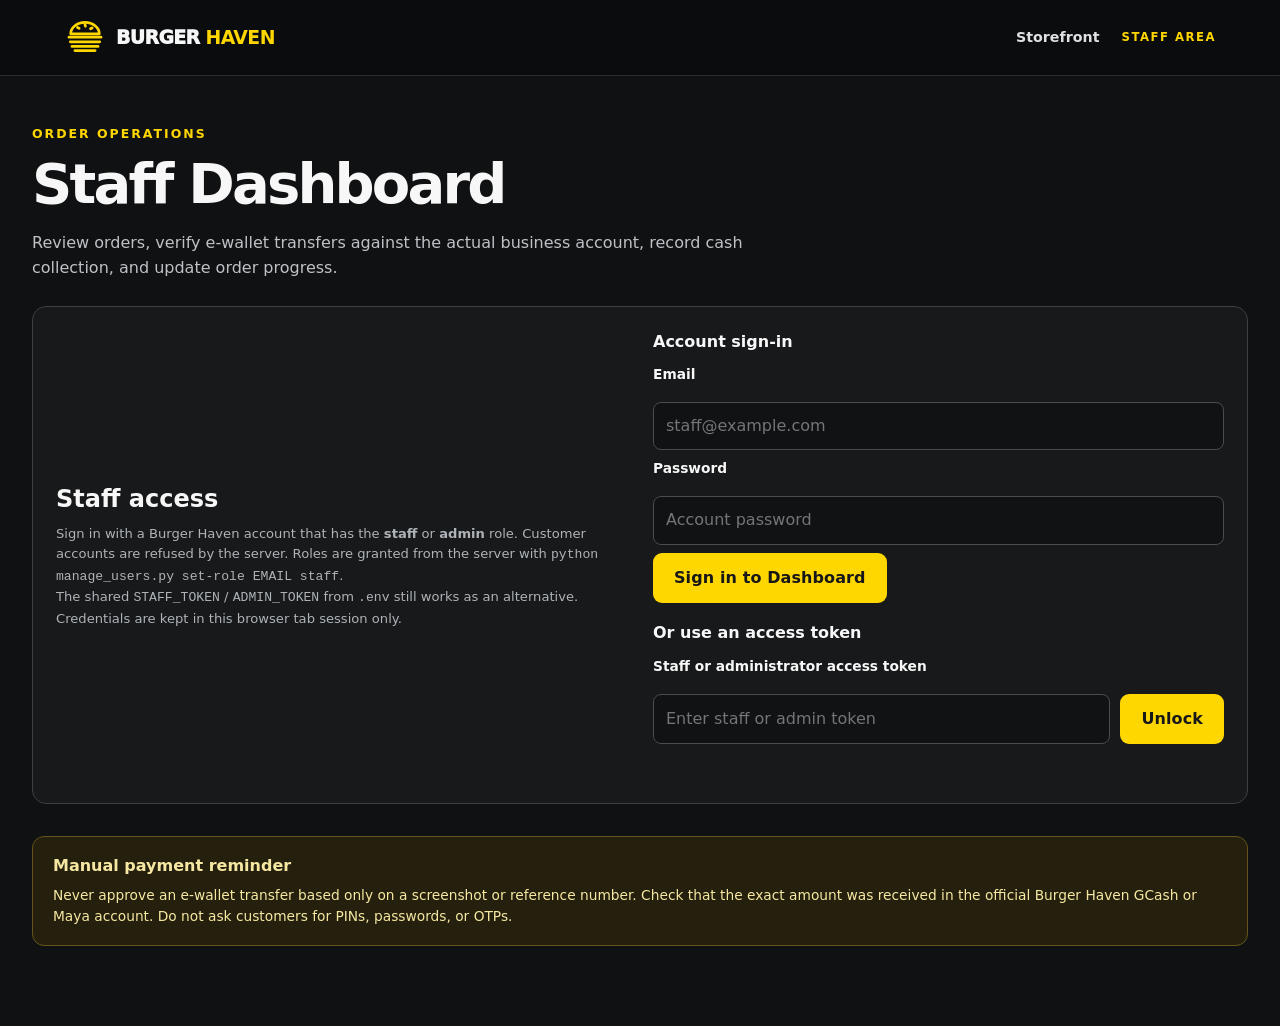
<file: Burger_Haven_App/admin.html>
<!DOCTYPE html>
<html lang="en"><head><meta charset="UTF-8"><meta name="viewport" content="width=device-width, initial-scale=1.0"><meta name="robots" content="noindex,nofollow"><meta name="theme-color" content="#101112"><title>Staff Dashboard | Burger Haven</title><link rel="icon" href="static/logo.svg" type="image/svg+xml"><link rel="stylesheet" href="static/style.css?v=staff-admin-20261023"><link rel="stylesheet" href="static/admin.css?v=staff-admin-20261023"><script src="static/navigation.js?v=staff-admin-20261023" defer></script><script src="static/staff-auth.js?v=roles-20261023" defer></script></head>
<body>
<header class="site-header"><a class="brand" href="/"><img src="static/logo.svg" alt=""><span>BURGER <b>HAVEN</b></span></a><nav class="admin-nav"><a href="/">Storefront</a><a id="admin-analytics-link" href="/analytics" hidden>Admin Analytics</a></nav><span class="admin-label">STAFF AREA</span></header>
<main class="admin-main">
  <section class="admin-intro"><p class="eyebrow">Order operations</p><h1>Staff Dashboard</h1><p>Review orders, verify e-wallet transfers against the actual business account, record cash collection, and update order progress.</p></section>
  <section class="admin-login panel" id="login-panel"><div><h2>Staff access</h2><p class="subtle">Sign in with a Burger Haven account that has the <strong>staff</strong> or <strong>admin</strong> role. Customer accounts are refused by the server. Roles are granted from the server with <code>python manage_users.py set-role EMAIL staff</code>.</p><p class="subtle">The shared <code>STAFF_TOKEN</code> / <code>ADMIN_TOKEN</code> from <code>.env</code> still works as an alternative. Credentials are kept in this browser tab session only.</p></div><div class="signin-stack"><form id="staff-account-form" class="signin-form"><h3>Account sign-in</h3><label for="staff-email">Email</label><input id="staff-email" type="email" required autocomplete="username" placeholder="staff@example.com"><label for="staff-password">Password</label><input id="staff-password" type="password" required autocomplete="current-password" placeholder="Account password"><button id="staff-account-submit" class="button" type="submit">Sign in to Dashboard</button></form><form id="admin-login-form" class="signin-form"><h3>Or use an access token</h3><label for="admin-token">Staff or administrator access token</label><div class="inline-input"><input id="admin-token" type="password" required autocomplete="off" placeholder="Enter staff or admin token"><button class="button" type="submit">Unlock</button></div></form><p id="login-message" class="form-message" role="status"></p></div></section>
  <section id="dashboard" hidden>
    <div class="admin-toolbar"><div><h2>Overview</h2><p class="subtle">Recent order data from the application database.</p></div><div class="toolbar-actions"><span id="staff-session-label" class="subtle"></span><select id="order-filter" aria-label="Filter orders"><option value="all">All orders</option><option value="open">Open orders</option><option value="pending-payment">Payments awaiting verification</option></select><button id="refresh-orders" class="button button-outline">Refresh</button><button id="admin-logout" class="button button-outline">Lock Dashboard</button></div></div>
    <div class="metrics-grid"><article class="metric-card"><span>Total orders</span><strong id="metric-orders">—</strong></article><article class="metric-card"><span>Paid sales</span><strong id="metric-sales">—</strong></article><article class="metric-card"><span>Open orders</span><strong id="metric-open">—</strong></article><article class="metric-card"><span>Payment claims pending</span><strong id="metric-pending">—</strong></article></div>
    <div class="section-mini-heading"><h2>Orders</h2><span id="order-count" class="subtle"></span></div><div id="orders-container" class="orders-container"><p class="empty-state">Load orders to get started.</p></div>
    <section class="product-management-section"><div class="section-mini-heading"><div><h2>Menu Management</h2><p class="subtle">Add products, update prices and details, or archive items without removing historical order records.</p></div><button type="button" id="new-product" class="button">+ New Product</button></div>
      <form id="product-form" class="panel product-form" hidden><input id="product-id" type="hidden"><div class="product-form-heading"><h3 id="product-form-title">Add Product</h3><button type="button" id="cancel-product-edit" class="button button-outline">Cancel</button></div><div class="product-fields"><div><label for="product-name">Product name *</label><input id="product-name" required minlength="2" maxlength="100"></div><div><label for="product-category">Category *</label><select id="product-category" required><option>Burgers</option><option>Buy 1 Take 1</option><option>Combos</option><option>Hotdogs &amp; Sausages</option><option>Ham Sandwiches</option><option>Bacon Sandwiches</option><option>Egg &amp; Specialty Sandwiches</option><option>Sides</option><option>Drinks</option><option>Other</option></select></div><div><label for="product-price">Price in PHP *</label><input id="product-price" type="number" min="0" max="100000" step="1" required></div><div><label for="product-image">Image URL or /static/ path *</label><input id="product-image" type="text" required maxlength="1000" placeholder="https://… or /static/…"></div><div class="full-field"><label for="product-description">Description</label><textarea id="product-description" rows="2" maxlength="500"></textarea></div><div class="full-field size-price-admin-fields"><h4>Size Prices (optional)</h4><p class="subtle">Set whole-peso prices for Small, Medium, Large, and XL. Leave all four blank to use the recommended defaults for this product. Drink-cup sizes for soft drinks are managed in app.py.</p><div><label for="size-price-small">Small (₱)</label><input id="size-price-small" type="number" min="0" max="100000" step="1" placeholder="Default"></div><div><label for="size-price-medium">Medium (₱)</label><input id="size-price-medium" type="number" min="0" max="100000" step="1" placeholder="Default"></div><div><label for="size-price-large">Large (₱)</label><input id="size-price-large" type="number" min="0" max="100000" step="1" placeholder="Default"></div><div><label for="size-price-xl">XL (₱)</label><input id="size-price-xl" type="number" min="0" max="100000" step="1" placeholder="Default"></div></div><div class="product-checks"><label><input id="product-available" type="checkbox" checked> Available for ordering</label><label><input id="product-featured" type="checkbox"> Featured item</label></div></div><p id="product-form-message" class="form-message" role="status"></p><button id="save-product" type="submit" class="button">Save Product</button></form>
      <div id="products-container" class="products-container"><p class="empty-state">Load products to get started.</p></div>
    </section>
  </section>
  <section class="security-note"><strong>Manual payment reminder</strong><p>Never approve an e-wallet transfer based only on a screenshot or reference number. Check that the exact amount was received in the official Burger Haven GCash or Maya account. Do not ask customers for PINs, passwords, or OTPs.</p></section>
</main>
<section class="modal" id="receipt-modal" role="dialog" aria-modal="true" aria-labelledby="receipt-title" hidden><div class="modal-card"><div class="modal-heading"><div><p class="eyebrow">Private evidence</p><h2 id="receipt-title">Payment Receipt</h2></div><button id="close-receipt" class="icon-btn" aria-label="Close receipt">✕</button></div><div id="receipt-body"></div></div></section>
<div id="admin-toast" class="toast" role="status" aria-live="polite"></div><script src="static/admin.js?v=roles-20261023" defer></script>
</body></html>
</file>
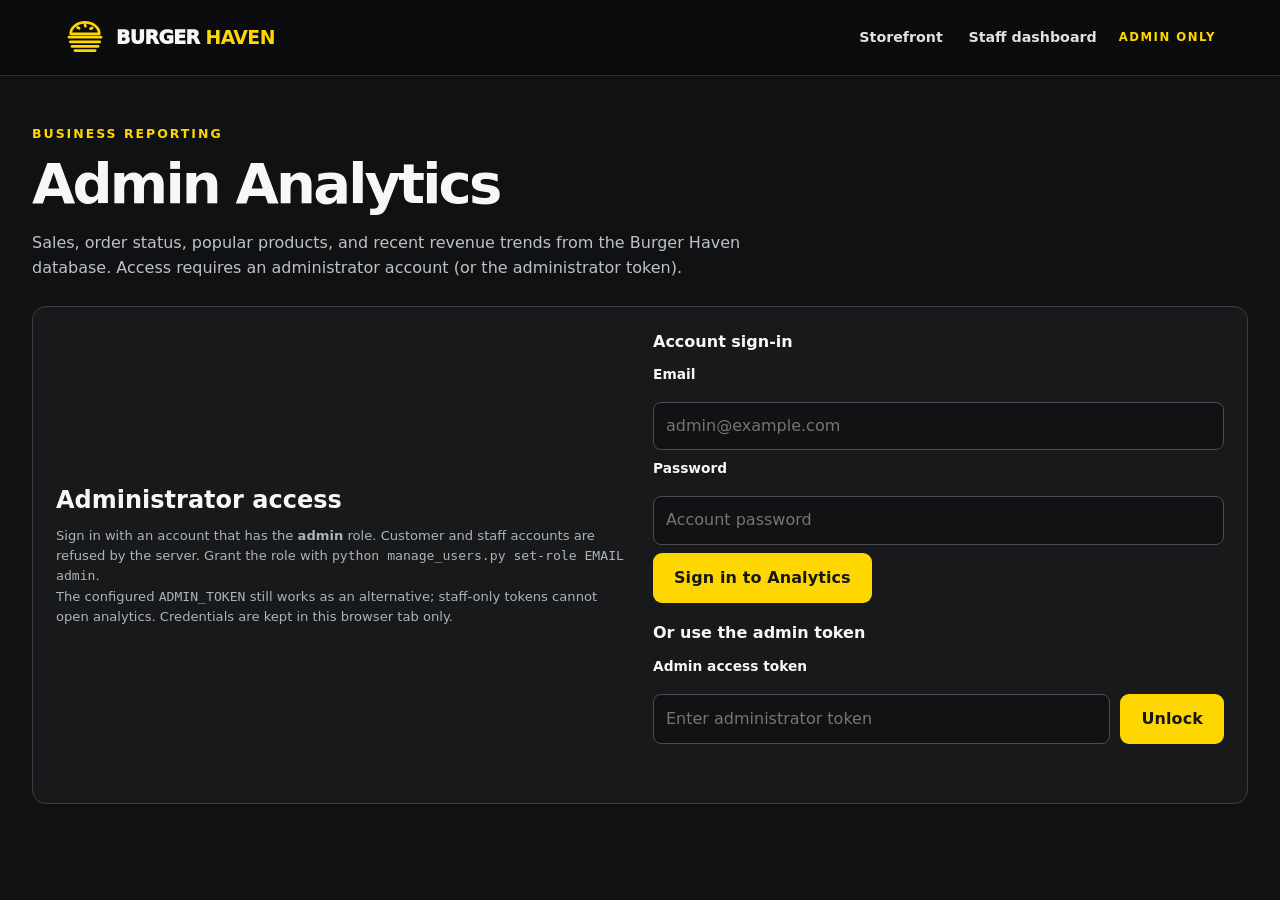
<file: Burger_Haven_App/analytics.html>
<!DOCTYPE html>
<html lang="en"><head><meta charset="UTF-8"><meta name="viewport" content="width=device-width, initial-scale=1.0"><meta name="robots" content="noindex,nofollow"><meta name="theme-color" content="#101112"><title>Admin Analytics | Burger Haven</title><link rel="icon" href="static/logo.svg" type="image/svg+xml"><link rel="stylesheet" href="static/style.css?v=staff-admin-20261023"><link rel="stylesheet" href="static/admin.css?v=staff-admin-20261023"><script src="static/navigation.js?v=staff-admin-20261023" defer></script><script src="static/staff-auth.js?v=roles-20261023" defer></script><script src="static/analytics.js?v=roles-20261023" defer></script></head>
<body><header class="site-header"><a class="brand" href="/"><img src="static/logo.svg" alt=""><span>BURGER <b>HAVEN</b></span></a><nav class="admin-nav"><a href="/">Storefront</a><a href="/admin">Staff dashboard</a></nav><span class="admin-label">ADMIN ONLY</span></header>
<main class="admin-main analytics-main"><section class="admin-intro"><p class="eyebrow">Business reporting</p><h1>Admin Analytics</h1><p>Sales, order status, popular products, and recent revenue trends from the Burger Haven database. Access requires an administrator account (or the administrator token).</p></section>
<section class="admin-login panel" id="analytics-login-panel"><div><h2>Administrator access</h2><p class="subtle">Sign in with an account that has the <strong>admin</strong> role. Customer and staff accounts are refused by the server. Grant the role with <code>python manage_users.py set-role EMAIL admin</code>.</p><p class="subtle">The configured <code>ADMIN_TOKEN</code> still works as an alternative; staff-only tokens cannot open analytics. Credentials are kept in this browser tab only.</p></div><div class="signin-stack"><form id="analytics-account-form" class="signin-form"><h3>Account sign-in</h3><label for="analytics-email">Email</label><input id="analytics-email" type="email" required autocomplete="username" placeholder="admin@example.com"><label for="analytics-password">Password</label><input id="analytics-password" type="password" required autocomplete="current-password" placeholder="Account password"><button id="analytics-account-submit" class="button" type="submit">Sign in to Analytics</button></form><form id="analytics-login-form" class="signin-form"><h3>Or use the admin token</h3><label for="analytics-token">Admin access token</label><div class="inline-input"><input id="analytics-token" type="password" required autocomplete="off" placeholder="Enter administrator token"><button class="button" type="submit">Unlock</button></div></form><p id="analytics-login-message" class="form-message" role="status"></p></div></section>
<section id="analytics-dashboard" hidden><div class="admin-toolbar"><div><h2>Business overview</h2><p class="subtle">Revenue includes paid, non-cancelled orders only.</p></div><div class="toolbar-actions"><button id="refresh-analytics" class="button button-outline">Refresh</button><button id="analytics-logout" class="button button-outline">Lock Analytics</button></div></div>
<div class="metrics-grid analytics-metrics"><article class="metric-card"><span>Total orders</span><strong id="analytics-total-orders">—</strong></article><article class="metric-card"><span>Paid revenue</span><strong id="analytics-paid-sales">—</strong></article><article class="metric-card"><span>Pending orders</span><strong id="analytics-pending-orders">—</strong></article><article class="metric-card"><span>Completed orders</span><strong id="analytics-completed-orders">—</strong></article><article class="metric-card"><span>Cancelled orders</span><strong id="analytics-cancelled-orders">—</strong></article><article class="metric-card"><span>Average paid order</span><strong id="analytics-average-order">—</strong></article></div>
<div class="analytics-panels"><section class="panel analytics-panel"><div class="section-mini-heading"><h2>Sales trend — last 30 days</h2></div><div id="sales-trend" class="sales-trend"><p class="empty-state">Load analytics to view the sales trend.</p></div></section><section class="panel analytics-panel"><div class="section-mini-heading"><h2>Orders by status</h2></div><div id="orders-by-status" class="analytics-list"></div></section></div>
<section class="panel analytics-panel"><div class="section-mini-heading"><h2>Best-selling products</h2><span class="subtle">Top 10 by units sold</span></div><div class="analytics-table-wrap"><table class="analytics-table"><thead><tr><th>Product</th><th>Units sold</th><th>Sales value</th></tr></thead><tbody id="top-products-body"><tr><td colspan="3">Load analytics to view products.</td></tr></tbody></table></div></section>
<section class="panel analytics-panel scenario-panel"><div class="section-mini-heading"><div><h2>Sales scenario planner</h2><p class="subtle">Hypothetical estimate only; does not change orders or database records. Results update automatically as you edit the inputs.</p></div></div><div class="scenario-layout"><div class="scenario-inputs"><label for="scenario-units">Burgers sold</label><input id="scenario-units" type="number" min="0" max="100000" step="1" value="30"><label for="scenario-price">Selling price per burger (₱)</label><input id="scenario-price" type="number" min="0" max="100000" step="1" value="120"><label for="scenario-cost">Estimated cost per burger (₱)</label><input id="scenario-cost" type="number" min="0" max="100000" step="1" value="65"><p id="scenario-message" class="form-message" role="status">Scenario recalculated automatically.</p></div><div class="scenario-results"><article><span>Estimated revenue</span><strong id="scenario-revenue">₱3,600</strong></article><article><span>Estimated cost</span><strong id="scenario-total-cost">₱1,950</strong></article><article><span>Gross profit</span><strong id="scenario-profit">₱1,650</strong></article><article><span>Gross margin</span><strong id="scenario-margin">45.8%</strong></article></div></div></section><p id="analytics-message" class="form-message" role="status"></p></section>
</main><div id="analytics-toast" class="toast" role="status" aria-live="polite"></div></body></html>
</file>
<file: Burger_Haven_App/static/style.css>
:root{--yellow:#ffd700;--yellow2:#ffbf00;--bg:#101112;--panel:#181a1d;--panel2:#202327;--white:#f7f7f7;--muted:#bfc2c6;--line:#383b3f;--green:#74d9a0;--red:#ff7373;--radius:16px}*{box-sizing:border-box}[hidden]{display:none!important}html{scroll-behavior:smooth;scroll-padding-top:85px}body{margin:0;background:var(--bg);color:var(--white);font-family:Inter,ui-sans-serif,system-ui,-apple-system,BlinkMacSystemFont,"Segoe UI",Arial,sans-serif;line-height:1.55}body.locked{overflow:hidden}a{color:inherit;text-decoration:none}button,input,select,textarea{font:inherit}button,a,input,select,textarea{-webkit-tap-highlight-color:transparent}button{cursor:pointer}button:focus-visible,a:focus-visible,input:focus-visible,select:focus-visible,textarea:focus-visible{outline:3px solid #ffe76f;outline-offset:3px}img{max-width:100%;display:block}.site-header{height:76px;position:sticky;top:0;z-index:20;display:flex;align-items:center;justify-content:space-between;gap:22px;padding:10px clamp(16px,5vw,72px);background:rgba(12,13,14,.96);border-bottom:1px solid #2a2c30;backdrop-filter:blur(14px)}.brand{display:flex;align-items:center;gap:10px;font-size:1.18rem;font-weight:950;letter-spacing:-.6px;white-space:nowrap}.brand img{width:42px;height:42px}.brand b{color:var(--yellow)}nav{display:flex;align-items:center;gap:clamp(10px,2vw,27px);font-size:.89rem;font-weight:650}nav a{color:#e0e1e2;transition:color .15s}nav a:hover{color:var(--yellow)}.button{display:inline-flex;align-items:center;justify-content:center;gap:10px;min-height:46px;padding:12px 20px;border:1px solid transparent;border-radius:9px;background:var(--yellow);color:#171717;font-weight:850;letter-spacing:.1px;transition:background .16s,transform .16s,border-color .16s}.button:hover{background:var(--yellow2);transform:translateY(-1px)}.button:disabled{opacity:.55;cursor:wait;transform:none}.button-small{min-height:40px;padding:9px 15px;font-size:.9rem}.cart-count{display:inline-grid;place-items:center;min-width:22px;height:22px;padding:0 5px;border-radius:50px;background:#111;color:var(--yellow);font-size:.78rem}.button-outline{background:transparent;color:var(--yellow);border-color:#8f7900}.button-outline:hover{background:#262208}.icon-btn{display:inline-grid;place-items:center;width:40px;height:40px;padding:0;border:1px solid #44474c;border-radius:9px;background:#202226;color:white;font-size:1.08rem}.icon-btn:hover{border-color:var(--yellow);color:var(--yellow)}.menu-toggle{display:none}.section{padding:76px clamp(18px,6vw,92px)}.hero{min-height:590px;display:grid;grid-template-columns:.9fr 1.1fr;align-items:center;gap:clamp(30px,5vw,75px);overflow:hidden;background:radial-gradient(ellipse at 82% 44%,#382418 0,#1a1511 26%,#101112 70%)}.eyebrow{margin:0 0 10px;color:var(--yellow);font-size:.78rem;letter-spacing:2px;text-transform:uppercase;font-weight:900}.hero h1{font-size:clamp(3.4rem,7vw,6.6rem);line-height:.95;letter-spacing:-.065em;margin:0 0 22px;font-weight:1000}.hero h1 span{color:var(--yellow)}.hero h2{font-size:1.25rem;margin:0 0 12px}.hero-copy>p:not(.eyebrow){max-width:500px;color:#cdd0d3;margin:0 0 25px}.hero-actions{display:flex;align-items:center;gap:22px;flex-wrap:wrap}.text-link{font-weight:750;border-bottom:1px solid #737373;padding-bottom:2px}.text-link:hover{color:var(--yellow)}.trust-row{display:flex;gap:16px;flex-wrap:wrap;margin-top:34px;color:#c6c9cc;font-size:.82rem}.trust-row i{font-style:normal;display:inline-grid;place-items:center;width:18px;height:18px;border-radius:50%;margin-right:5px;background:#313016;color:var(--yellow);font-size:.7rem}.hero-art{position:relative}.hero-art>img{width:100%;height:435px;object-fit:cover;object-position:center;border-radius:22px;box-shadow:0 28px 75px #0009}.hero-stamp{position:absolute;bottom:-20px;left:-20px;display:flex;flex-direction:column;justify-content:center;align-items:center;width:126px;height:126px;border-radius:50%;background:var(--yellow);color:#111;transform:rotate(-9deg);box-shadow:0 10px 28px #0008}.hero-stamp small{font-size:.58rem;font-weight:900;letter-spacing:1px}.hero-stamp strong{font-size:1.9rem;line-height:1.1}.hero-stamp span{font-size:.65rem;font-weight:900}.section-heading{text-align:center;max-width:700px;margin:0 auto 34px}.section-heading h2,.about-copy h2,.track-copy h2,.promo-section h2{font-size:clamp(2rem,4vw,3.1rem);line-height:1.12;letter-spacing:-.035em;margin:0 0 12px}.section-heading>p:last-child{color:var(--muted);margin:0}.menu-section{background:#141618}.menu-toolbar{display:flex;align-items:center;justify-content:space-between;gap:18px;margin:0 0 24px}.search-wrap{display:flex;align-items:center;gap:10px;min-width:220px;max-width:320px;width:100%;padding:0 14px;border:1px solid #45484d;border-radius:10px;background:#0f1012;color:#aaa}.search-wrap span{font-size:1.5rem}.search-wrap input{min-width:0;width:100%;height:43px;background:transparent;border:0;color:white;outline:none}.category-tabs{display:flex;flex-wrap:wrap;gap:8px}.category-tab{border:1px solid #404348;border-radius:999px;padding:9px 14px;background:#1d2023;color:#c9cbce;font-size:.85rem;font-weight:750}.category-tab:hover,.category-tab.active{background:var(--yellow);border-color:var(--yellow);color:#111}.menu-grid{display:grid;grid-template-columns:repeat(4,minmax(0,1fr));gap:18px}.food-card{overflow:hidden;border:1px solid #36393d;border-radius:14px;background:linear-gradient(145deg,#1d2023,#121314);transition:transform .18s,border-color .18s}.food-card:hover{transform:translateY(-3px);border-color:#746800}.food-card img{width:100%;height:195px;object-fit:cover;background:#222}.food-content{padding:17px}.food-meta{display:flex;align-items:center;justify-content:space-between;gap:8px;margin-bottom:7px}.food-meta .category-pill{font-size:.67rem;color:var(--yellow);text-transform:uppercase;letter-spacing:.9px;font-weight:800}.food-content h3{font-size:1.12rem;margin:0}.food-content>p{min-height:62px;margin:8px 0 14px;color:#bdc0c4;font-size:.87rem}.food-bottom{display:flex;align-items:center;justify-content:space-between;gap:10px}.food-bottom strong{font-size:1.15rem;color:var(--yellow)}.add-button{width:40px;min-width:40px;height:40px;min-height:40px;padding:0;font-size:1.35rem;border-radius:10px}.status-message,.form-message{min-height:18px;color:#d5c754;font-size:.9rem}.skeleton-card{height:340px;border-radius:14px;background:linear-gradient(100deg,#191b1e 30%,#26292d 50%,#191b1e 70%);background-size:200% 100%;animation:shimmer 1.4s infinite}@keyframes shimmer{to{background-position:-200% 0}}.steps-section{background:#101112}.steps-grid{display:grid;grid-template-columns:repeat(4,minmax(0,1fr));gap:16px}.step-card{padding:24px 22px;border:1px solid #33363a;border-radius:14px;background:#17191b}.step-card>span{display:grid;place-items:center;width:42px;height:42px;border-radius:12px;background:#302b00;color:var(--yellow);font-weight:950}.step-card h3{margin:20px 0 8px;font-size:1.05rem}.step-card p{margin:0;color:#b8bbc0;font-size:.89rem}.track-section{display:grid;grid-template-columns:1fr .8fr;gap:45px;align-items:center;background:#191b1d}.track-copy>p:not(.eyebrow){max-width:560px;color:#bdc0c4}.track-form{display:grid;gap:8px;padding:25px;border:1px solid #3b3e42;border-radius:14px;background:#101112}.track-form label,.field label{font-size:.87rem;font-weight:750}.track-form input,.field input,.field select,.field textarea,.claim-form input,.claim-form textarea{width:100%;border:1px solid #44474d;border-radius:8px;background:#1b1e21;color:white;padding:12px;margin-bottom:9px}.track-form input::placeholder,.field input::placeholder,.field textarea::placeholder{color:#777d83}.about-section{display:grid;grid-template-columns:1.2fr .8fr;gap:50px;align-items:center}.about-copy>p:not(.eyebrow){max-width:700px;color:#c4c7ca}.values{display:flex;gap:28px;flex-wrap:wrap;margin-top:28px}.values div{display:flex;align-items:center;gap:9px}.values span{color:var(--yellow);font-size:1.7rem}.values b{font-size:.9rem}.brand-panel{border-left:1px solid #414448;text-align:center;padding:25px}.brand-panel img{width:min(100%,260px);margin:auto}.brand-panel p{color:var(--yellow);font-weight:750;font-style:italic}.promo-section{display:grid;grid-template-columns:1fr 1fr;gap:32px;align-items:center;background:#17191b}.promo-section h2{max-width:500px}.promo-section p:not(.eyebrow){color:#c4c7ca}.promo-image{min-height:280px;border-radius:16px;background:linear-gradient(#0002,#0003),url('https://images.unsplash.com/photo-1550547660-d9450f859349?auto=format&fit=crop&w=1200&q=80') center/cover}footer{padding:36px 18px;text-align:center;border-top:1px solid #2b2d30;color:#aeb2b6;font-size:.86rem}footer .brand{justify-content:center;font-size:1.05rem;color:white}footer .brand img{width:35px;height:35px}footer p{margin:9px 0}.footer-links{display:flex;justify-content:center;gap:12px}.footer-links a:hover{color:var(--yellow)}.small-note{color:#9b9fa4;font-size:.78rem;margin:10px 0}.overlay{position:fixed;inset:0;z-index:29;background:#000a;backdrop-filter:blur(2px)}.cart-drawer{position:fixed;z-index:30;right:0;top:0;width:min(470px,100%);height:100dvh;padding:24px;background:#141618;border-left:1px solid #34373a;display:flex;flex-direction:column;transform:translateX(102%);transition:transform .22s ease}.cart-drawer.open{transform:translateX(0)}.drawer-heading,.modal-heading{display:flex;justify-content:space-between;align-items:center;gap:15px;border-bottom:1px solid #33363a;padding-bottom:18px}.drawer-heading .eyebrow,.modal-heading .eyebrow{margin-bottom:4px}.drawer-heading h2,.modal-heading h2{margin:0;font-size:1.7rem}.cart-items{overflow:auto;flex:1;padding:15px 0}.empty-state{color:#b4b8bd;padding:20px 0}.cart-line{display:grid;grid-template-columns:65px 1fr auto;gap:12px;padding:13px 0;border-bottom:1px solid #313438}.cart-line img{width:65px;height:65px;object-fit:cover;border-radius:9px}.cart-line h3{font-size:.94rem;margin:0 0 3px}.cart-line p{font-size:.8rem;color:#b7bbc0;margin:0 0 6px}.cart-line strong{color:var(--yellow);font-size:.9rem}.cart-controls{display:flex;align-items:center;gap:8px;margin-top:7px}.cart-controls button{width:26px;height:26px;border:1px solid #494c51;border-radius:6px;background:#242629;color:white}.cart-controls span{min-width:15px;text-align:center;font-size:.88rem}.remove-line{border:0!important;background:transparent!important;color:#ff9292!important}.cart-footer{border-top:1px solid #383b3f;padding-top:14px}.cart-subtotal,.checkout-summary>div{display:flex;justify-content:space-between;gap:15px;margin:8px 0}.cart-subtotal strong,.checkout-summary strong{color:var(--yellow)}.full{width:100%}.modal{position:fixed;z-index:40;inset:0;display:grid;place-items:center;padding:18px;overflow:auto;background:#000b;backdrop-filter:blur(3px)}.modal[hidden]{display:none}.modal-card{width:min(650px,100%);max-height:min(92dvh,1000px);overflow:auto;padding:24px;border:1px solid #414448;border-radius:17px;background:#151719;box-shadow:0 25px 80px #0009}.modal-heading{margin-bottom:18px}.form-grid{display:grid;grid-template-columns:1fr 1fr;gap:3px 14px}.field{min-width:0;display:flex;flex-direction:column;gap:4px}.full-field{grid-column:1/-1}.field input,.field select,.field textarea{margin-bottom:8px}.field textarea,.track-form textarea{resize:vertical}.checkout-summary{padding:13px 16px;border:1px solid #373a3e;border-radius:11px;background:#101112;margin-top:8px}.checkout-summary>div{font-size:.9rem}.checkout-summary .summary-total{border-top:1px solid #383b3f;padding-top:12px;margin-top:12px;font-size:1rem;font-weight:900}.summary-total strong{font-size:1.35rem}.modal-actions{display:flex;justify-content:flex-end;gap:12px;margin-top:16px}.form-legal{font-size:.74rem;color:#92979c;text-align:center;margin-bottom:0}.error-box{margin-top:12px;padding:10px 12px;border-radius:8px;border:1px solid #7e3939;background:#341e20;color:#ffc9c9;font-size:.88rem}.success-box{padding:14px;border-radius:10px;border:1px solid #2c754d;background:#15291e;color:#c0f5d5}.warning-box{padding:14px;border-radius:10px;border:1px solid #826d19;background:#2a250f;color:#ffe9a0}.order-id{font-family:ui-monospace,SFMono-Regular,Menlo,monospace;font-size:1.05rem;font-weight:900;color:var(--yellow);overflow-wrap:anywhere}.order-detail-grid{display:grid;grid-template-columns:1fr 1fr;gap:10px;margin:16px 0}.detail-box{padding:12px;border:1px solid #383b3f;border-radius:9px;background:#101112}.detail-box span{display:block;color:#a9afb4;font-size:.76rem}.detail-box strong{display:block;margin-top:3px;overflow-wrap:anywhere}.order-list{margin:12px 0;padding:0;list-style:none}.order-list li{display:flex;justify-content:space-between;gap:16px;padding:9px 0;border-bottom:1px solid #313438;font-size:.88rem}.payment-info{margin-top:15px;padding:15px;border:1px solid #42454a;border-radius:11px;background:#101112}.payment-info h3{margin:0 0 9px}.payment-info p{margin:6px 0;color:#d1d4d7}.payment-number{display:inline-block;font-weight:900;color:var(--yellow);font-size:1.1rem;letter-spacing:.4px}.copy-btn{padding:5px 9px;margin-left:7px;border:1px solid #555;border-radius:6px;background:#25282b;color:white;font-size:.76rem}.claim-form{display:grid;gap:7px;margin-top:14px}.claim-form label{font-weight:750;font-size:.85rem}.claim-form input{margin-bottom:0}.claim-form .button{margin-top:5px}.order-status-line{display:flex;align-items:center;gap:8px;color:#ddd}.status-pill{display:inline-block;padding:4px 9px;border-radius:999px;font-size:.72rem;font-weight:850;background:#303236;color:#dedfe0}.status-pill.paid{background:#153621;color:#9de4b7}.status-pill.pending{background:#382f0b;color:#ffeb8d}.status-pill.rejected{background:#431f22;color:#ffb0b0}.timeline{border-left:2px solid #494300;padding:0 0 0 14px;margin:15px 0}.timeline-item{margin-bottom:12px}.timeline-item strong{display:block;font-size:.83rem}.timeline-item span{font-size:.75rem;color:#a6abb0}.toast{position:fixed;z-index:60;bottom:20px;left:50%;transform:translate(-50%,20px);opacity:0;pointer-events:none;max-width:min(560px,calc(100% - 30px));padding:12px 17px;border-radius:10px;border:1px solid #4f5256;background:#24272b;color:white;box-shadow:0 10px 30px #0008;transition:opacity .18s,transform .18s}.toast.show{opacity:1;transform:translate(-50%,0)}.toast.error{border-color:#803e42}.toast.success{border-color:#43805a}.no-scroll{overflow:hidden}.payment-qr{max-width:170px;max-height:170px;object-fit:contain;margin-top:10px;background:white;border-radius:8px;padding:6px}.subtle{color:#aeb3b7;font-size:.82rem}
@media(max-width:1100px){nav{gap:13px;font-size:.83rem}.menu-grid{grid-template-columns:repeat(3,minmax(0,1fr))}.hero{gap:35px}.hero-art>img{height:385px}.steps-grid{grid-template-columns:repeat(2,minmax(0,1fr))}}
@media(max-width:820px){.site-header{gap:12px}.menu-toggle{display:inline-grid;margin-left:auto}nav{display:none;position:absolute;top:75px;left:0;right:0;align-items:stretch;flex-direction:column;gap:0;padding:9px 20px 15px;background:#101112;border-bottom:1px solid #36393c;font-size:.95rem}nav.open{display:flex}nav a{padding:12px 0;border-bottom:1px solid #26282b}.hero{grid-template-columns:1fr;padding-top:48px}.hero-art{grid-row:1}.hero-copy{grid-row:2}.hero-art>img{height:340px}.hero-stamp{left:12px;bottom:-18px;width:100px;height:100px}.hero-stamp strong{font-size:1.55rem}.menu-toolbar{align-items:stretch;flex-direction:column}.search-wrap{max-width:none}.track-section{grid-template-columns:1fr;gap:20px}.about-section{grid-template-columns:1fr;gap:25px}.brand-panel{border-left:0;border-top:1px solid #414448}.promo-section{grid-template-columns:1fr}.promo-image{min-height:230px}}
@media(max-width:600px){.site-header{height:67px;padding:8px 14px}.brand{font-size:.97rem;gap:7px}.brand img{width:34px;height:34px}.site-header>.button{padding:8px 10px;min-height:38px;font-size:.8rem}.cart-count{min-width:19px;height:19px}.site-header nav{top:66px}.section{padding:54px 17px}.hero{gap:23px}.hero-art>img{height:245px;border-radius:14px}.hero h1{font-size:clamp(3.1rem,15vw,4.9rem);letter-spacing:-.065em}.hero-actions{gap:14px}.trust-row{gap:8px 13px;font-size:.75rem}.section-heading h2,.about-copy h2,.track-copy h2,.promo-section h2{font-size:2.15rem}.menu-grid{grid-template-columns:repeat(2,minmax(0,1fr));gap:11px}.food-card img{height:140px}.food-content{padding:12px}.food-content h3{font-size:.94rem}.food-content>p{min-height:87px;font-size:.77rem}.food-bottom{align-items:center}.food-bottom strong{font-size:1rem}.add-button{width:35px;min-width:35px;height:35px;min-height:35px}.category-tabs{gap:6px}.category-tab{padding:8px 11px;font-size:.78rem}.steps-grid{grid-template-columns:1fr}.step-card{padding:19px}.track-form{padding:17px}.values{gap:17px}.values div{min-width:110px}.modal{padding:8px}.modal-card{padding:17px;border-radius:13px;max-height:96dvh}.form-grid{grid-template-columns:1fr}.full-field{grid-column:auto}.modal-heading h2{font-size:1.45rem}.order-detail-grid{grid-template-columns:1fr 1fr}.modal-actions .button{flex:1;padding:10px 12px}.cart-drawer{padding:18px}.cart-line{grid-template-columns:55px 1fr auto;gap:9px}.cart-line img{width:55px;height:55px}.cart-footer{padding-bottom:calc(12px + env(safe-area-inset-bottom))}.order-list li{font-size:.8rem}.order-id{font-size:.94rem}.payment-number{font-size:1rem}.brand-panel img{max-width:205px}.footer-brand{font-size:.95rem!important}}
@media(prefers-reduced-motion:reduce){*,*::before,*::after{scroll-behavior:auto!important;animation-duration:.01ms!important;animation-iteration-count:1!important;transition-duration:.01ms!important}}

/* Reference-matched Burger Haven visual system: bold yellow, black, and white. */
.hero-copy .eyebrow{font-family:"Brush Script MT","Segoe Script",cursive;font-size:clamp(1.8rem,3vw,2.55rem);font-style:italic;font-weight:700;letter-spacing:0;text-transform:none;color:var(--yellow);margin-bottom:4px}
.hero h1{font-size:clamp(3.6rem,7.1vw,6.8rem);letter-spacing:-.055em}
.site-header nav a{position:relative;padding:8px 0}
.site-header nav a.active{color:var(--yellow)}
.site-header nav a.active:after{position:absolute;content:"";left:0;right:0;bottom:0;height:2px;background:var(--yellow);border-radius:2px}
.order-now-button{min-width:112px}
.brand-panel{display:flex;flex-direction:column;align-items:center;justify-content:center;min-height:300px}
.brand-panel img{width:125px;max-width:100%;margin:0 auto 2px}
.brand-panel-wordmark{margin:0;color:#fff;font-size:clamp(2rem,4vw,3.15rem);font-weight:1000;letter-spacing:-.055em;line-height:.96;text-align:center}
.brand-panel-wordmark span{color:var(--yellow)}
.brand-panel p{margin:18px 0 0;font-size:1rem}
.calculator-section{background:linear-gradient(180deg,#141618,#101112)}
.calculator-layout{display:grid;grid-template-columns:minmax(0,1fr) minmax(0,.88fr);gap:24px;max-width:1050px;margin:0 auto}
.calc-panel{min-width:0;padding:24px;border:1px solid #414448;border-radius:13px;background:linear-gradient(145deg,#17191c,#101112);box-shadow:0 12px 34px #0002}
.calc-panel>label:first-child,.calc-field-label,.calc-quantity-block>label{display:block;margin:0 0 8px;font-size:.88rem;font-weight:800;color:#f5f5f5}
.calc-panel select{width:100%;min-height:44px;padding:10px 12px;border:1px solid #484c51;border-radius:8px;background:#1b1e21;color:#fff;margin-bottom:16px}
.calc-field-label{margin-top:2px;margin-bottom:4px;color:#cfd1d3}
.calc-check{display:grid;grid-template-columns:18px minmax(0,1fr) auto;align-items:center;gap:9px;padding:8px 2px;border-bottom:1px solid #292c30;color:#e6e7e8;font-size:.89rem;cursor:pointer}
.calc-check input{width:16px;height:16px;margin:0;accent-color:var(--yellow)}
.calc-check strong{color:var(--yellow);font-size:.84rem;font-weight:800;white-space:nowrap}
.calc-check.option-unavailable{opacity:.5;cursor:not-allowed}
.calc-quantity-block{margin-top:18px}
.calc-quantity-block .quantity-row{display:flex;align-items:center;gap:9px;margin:9px 0 15px}
.calc-quantity-block .quantity-button{width:36px;height:36px;min-width:36px;border:1px solid #484c51;border-radius:8px;background:#222529;color:#fff;font-size:1.2rem}
.calc-quantity-block .quantity-button:hover{border-color:var(--yellow);color:var(--yellow)}
.calc-quantity-block input{width:58px;height:36px;text-align:center;border:1px solid #484c51;border-radius:8px;background:#1b1e21;color:#fff}
.calc-panel .full{margin-top:9px}
.calc-panel .button-outline{border-color:#8f7900}
.calc-panel .form-message{margin:9px 0 0;min-height:20px;font-size:.79rem}
.calc-summary-panel h3{margin:0 0 24px;color:var(--yellow);font-size:1.12rem}
.calc-summary-panel>p{display:flex;align-items:flex-start;justify-content:space-between;gap:18px;margin:16px 0;font-size:.9rem}
.calc-summary-panel>p>span{color:#c6c9cc}
.calc-summary-panel>p>strong{text-align:right;overflow-wrap:anywhere;max-width:68%}
.calc-summary-divider{height:1px;background:#414448;margin:27px 0 19px}
.calc-summary-panel .calc-total-row{align-items:center;margin:0}
.calc-total-row span{color:var(--yellow)!important;font-size:1.03rem;font-weight:900}
.calc-total-row strong{color:var(--yellow);font-size:clamp(1.6rem,3.2vw,2.35rem);font-weight:1000;letter-spacing:-.04em}
.calc-summary-note{display:flex;align-items:center;gap:13px;margin-top:35px;padding-top:16px;border-top:1px solid #2f3236;color:#9fa4a9}
.calc-summary-note p{font-size:.8rem;margin:0}
.calc-outline-burger{display:grid;place-items:center;width:52px;height:52px;flex:0 0 52px;border:1px solid #3a3d41;border-radius:12px;color:#827200;font-size:1.9rem;transform:rotate(-8deg)}
.video-section{background:#16181a}
.promo-player{position:relative;max-width:1040px;margin:0 auto;overflow:hidden;border:1px solid #45494e;border-radius:14px;background:#090a0b;box-shadow:0 18px 45px #0005;aspect-ratio:16/7;min-height:250px}
.promo-player video{position:absolute;inset:0;width:100%;height:100%;object-fit:cover;background:#08090a}
.promo-overlay{position:absolute;inset:0;display:flex;flex-direction:column;align-items:center;justify-content:center;text-align:center;padding:22px;background:linear-gradient(180deg,#0002,#0008)}
.promo-play-button{display:grid;place-items:center;width:76px;height:76px;padding:0 0 0 5px;border:2px solid #fff;border-radius:50%;background:#101112b8;color:#fff;font-size:1.9rem;box-shadow:0 0 0 8px #ffffff1c;transition:transform .18s,background .18s}
.promo-play-button:hover{transform:scale(1.05);background:var(--yellow);color:#111;border-color:var(--yellow)}
.promo-play-button:disabled{opacity:.65;cursor:wait}
.promo-overlay h3{font-size:clamp(1.2rem,3vw,2rem);margin:20px 0 3px;text-shadow:0 2px 8px #000}
.promo-overlay p{margin:0;color:#efefef;text-shadow:0 1px 5px #000}
.promo-video-message{max-width:1040px;margin:12px auto 0;text-align:center}
.promo-video-message code{color:#f4de65;background:#25271e;border-radius:4px;padding:2px 4px}
.promo-overlay[hidden]{display:none!important}
@media(max-width:1100px){.site-header nav{gap:clamp(10px,1.7vw,18px);font-size:.83rem}.site-header{gap:15px}.brand{font-size:1.05rem}}
@media(max-width:820px){.site-header nav{padding:9px 20px 15px}.calculator-layout{grid-template-columns:1fr;max-width:640px}.calc-summary-panel{min-height:270px}.brand-panel{min-height:250px}.promo-player{aspect-ratio:16/9}}
@media(max-width:600px){.site-header{gap:8px}.site-header nav{top:66px;gap:0}.site-header nav a{padding:12px 0}.order-now-button{min-width:auto;font-size:.76rem!important}.brand-panel img{width:100px}.brand-panel-wordmark{font-size:2.25rem}.calc-panel{padding:18px}.calc-summary-panel>p{font-size:.86rem}.calc-summary-note{margin-top:25px}.promo-player{min-height:220px}.promo-play-button{width:61px;height:61px;font-size:1.55rem}.promo-overlay h3{font-size:1.15rem;max-width:330px}.promo-overlay p{font-size:.84rem}}

/* Hero image blends into the page like the original concept panel. */
.hero-art>img{border-radius:0;box-shadow:none;mask-image:linear-gradient(90deg,transparent 0%,black 17%)}
@media(max-width:820px){.hero-art>img{mask-image:none;border-radius:14px}}


/* Offline / file-open preview mode: surface the design clearly even before a backend is started. */
.preview-banner{position:relative;z-index:8;display:flex;align-items:center;justify-content:center;gap:12px;padding:11px 20px;background:#2d2600;border-bottom:1px solid #746000;color:#fff4b5;font-size:.86rem;text-align:center}
.preview-banner strong{display:inline-flex;align-items:center;flex-shrink:0;border-radius:5px;padding:4px 7px;background:#ffd700;color:#171717;font-size:.72rem;letter-spacing:.06em}
.preview-banner[hidden]{display:none!important}
@media(max-width:650px){.preview-banner{flex-direction:column;gap:4px;padding:10px 16px;font-size:.8rem}}


/* Consistent checkbox sizing and alignment in calculator, cart customization and checkout forms. */
input[type="checkbox"], input[type="radio"] {
  appearance: auto;
  width: 17px !important;
  height: 17px !important;
  min-width: 17px;
  min-height: 17px;
  margin: 0;
  padding: 0 !important;
  flex: 0 0 17px;
  accent-color: var(--yellow);
  vertical-align: middle;
  cursor: pointer;
}
.claim-form label:has(input[type="checkbox"]),
.product-checks label {
  display: flex;
  align-items: center;
}
.claim-form label:has(input[type="checkbox"]) {
  gap: 10px;
  min-height: 38px;
  line-height: 1.35;
  padding: 7px 0;
}
.claim-form label:has(input[type="checkbox"]) input[type="checkbox"] { width: 17px !important; height: 17px !important; flex: 0 0 17px; }
.product-checks { gap: 16px 24px; }
.product-checks label { gap: 9px; margin: 0; line-height: 1.4; }
.product-checks input[type="checkbox"] { margin: 0; }
.drink-options {
  display: grid;
  grid-template-columns: repeat(2, minmax(0, 1fr));
  gap: 12px;
  padding: 12px 0 8px 27px;
}
.drink-options[hidden] { display: none !important; }
.drink-option-field { min-width: 0; }
.drink-option-field label { display: block; margin: 0 0 6px; color: #bfc3c7; font-size: .78rem; font-weight: 800; }
.drink-option-field select {
  width: 100%; min-height: 40px; padding: 9px 10px;
  border: 1px solid #484c51; border-radius: 8px;
  color: #f8f8f8; background: #1b1e21; font: inherit; font-size: .82rem;
}
@media (max-width: 520px) {
  .drink-options { grid-template-columns: 1fr; padding-left: 26px; gap: 8px; }
}

.drink-customize-form select {
  display: block;
  width: 100%;
  min-height: 42px;
  padding: 10px 12px;
  margin: 0 0 8px;
  border: 1px solid #484c51;
  border-radius: 8px;
  color: #f8f8f8;
  background: #1b1e21;
  font: inherit;
}
.drink-customize-form .detail-box { margin-top: 4px; }
/* Checkbox labels have consistent alignment and never inherit full-width text-input sizing. */
.product-checks label, .claim-form label:has(input[type="checkbox"]) { text-align: left; }
.product-checks label input[type="checkbox"], .claim-form label input[type="checkbox"] { align-self: center; }

.site-header nav a.utility-nav-link { color: #d9dcdf; font-size: .78rem; opacity: .86; }
.site-header nav a.utility-nav-link:hover { color: var(--yellow); opacity: 1; }
@media (max-width: 820px) { .site-header nav a.utility-nav-link { font-size: .91rem; } }

/* Account entry, registration, and order-history refinements. */
.account-nav-button { white-space: nowrap; }
.promo-pill { display: inline-flex; align-items: center; border-radius: 999px; padding: 4px 7px; background: #ff8735; color: #181818; font-size: .63rem; font-weight: 950; letter-spacing: .035em; }
.payment-help { border: 1px solid #4e4520; border-radius: 9px; background: #211f17; color: #f3e6ac; padding: 12px 14px; font-size: .84rem; line-height: 1.55; }
.auth-modal .modal-card { border-color: #dedede; background: #fafafa; color: #262626; }
.auth-card { width: min(100%, 470px); max-width: 470px; padding: 15px 28px 27px; border-radius: 13px; }
.auth-topline { display:flex; align-items:center; justify-content:space-between; margin: -2px -12px 8px; }
.auth-back { border:0; background:transparent; color:#ff6f1a; font-size:2rem; line-height:1; padding:4px 8px; cursor:pointer; }
.auth-topline .icon-btn { color:#ff6f1a; border-color:#f1d3c1; }
.auth-brand { display:flex; flex-direction:column; align-items:center; justify-content:center; gap:5px; margin: 5px 0 20px; font-weight:1000; letter-spacing:-.045em; font-size:1.25rem; color:#292929; }
.auth-brand img { width:76px; height:76px; object-fit:contain; }
.auth-brand b { color:#ed471b; }
.auth-eyebrow { text-align:center; color:#ff7428!important; margin-bottom:4px!important; }
.auth-card h2 { text-align:center; color:#282828; font-size:1.6rem; margin:5px 0 8px; }
.auth-subtitle { text-align:center; color:#6b6b6b; font-size:.92rem; margin:0 0 22px; }
.auth-form label { display:block; color:#ff6427; font-size:.8rem; margin:13px 0 7px; font-weight:750; }
.auth-form input { display:block; width:100%; min-height:48px; padding:12px 13px; background:#eeeeee; color:#222; border:1px solid #e8e8e8; border-radius:7px; outline:none; }
.auth-form input:focus { border-color:#ff8735; box-shadow:0 0 0 3px #ff87351e; }
.auth-password-wrap { display:flex; align-items:center; gap:8px; }
.auth-password-wrap input { flex:1; min-width:0; }
.password-toggle { border:0; background:transparent; color:#e95d23; font-weight:750; cursor:pointer; padding:8px; }
.auth-primary { background:#ff8735; border-color:#ff8735; color:#fff; margin-top:14px; box-shadow:0 3px 7px #0002; }
.auth-primary:hover { background:#f47322; }
.auth-mode-toggle, .auth-guest { width:100%; display:block; background:transparent; border:0; color:#616161; text-decoration:underline; cursor:pointer; padding:12px 6px 2px; }
.auth-mode-toggle { color:#e85d23; font-weight:700; text-decoration:none; }
.auth-guest { margin-top:4px; }
.auth-legal { color:#777; text-align:center; font-size:.71rem; line-height:1.5; margin:21px 0 0; }
.auth-user-summary { display:grid; gap:6px; padding:14px; border-radius:8px; background:#f0f0f0; overflow-wrap:anywhere; }
.auth-user-summary strong { font-size:1.04rem; }
.auth-user-summary span { color:#666; font-size:.85rem; }
.customer-order-history-heading { margin: 14px 0 8px; }
.customer-order-history-heading h3 { margin: 0 0 4px; font-size: 1rem; }
.customer-order-history-heading p { margin: 0; color: #686868; font-size: .83rem; line-height: 1.45; }
.auth-order-history { display:grid; gap:8px; margin:12px 0; max-height:200px; overflow:auto; }
.auth-order-card { display:grid; gap:6px; border:1px solid #e2e2e2; background:#fff; padding:11px; border-radius:8px; font-size:.83rem; }
.auth-order-card>div { display:flex; justify-content:space-between; gap:8px; }
.auth-order-card span, .auth-order-card p { color:#666; margin:0; }
.error-text { color:#c9321a!important; }
.promotion-note { background:#fff0e5; border:1px solid #ffd0ad; border-radius:8px; padding:10px 12px; color:#913900; font-size:.84rem; margin:12px 0; }
@media(max-width:600px) { .auth-card { padding:13px 19px 22px; } .auth-brand img { width:68px; height:68px; } .account-nav-button { font-size:.7rem!important; padding:9px 8px!important; } }

.auth-form .auth-terms-label{display:flex;align-items:center;gap:10px;color:#5c5c5c;font-size:.78rem;font-weight:600;line-height:1.4}.auth-form .auth-terms-label input[type=checkbox]{display:inline-block!important;width:17px!important;height:17px!important;min-width:17px!important;flex:0 0 17px!important;margin:0!important;padding:0!important}.checkout-payment-qr{display:block;width:110px;height:110px;margin:10px 0 0;object-fit:contain}

/* Customer order editing keeps the existing Burger Haven red/black/white palette. */
.customer-order-actions { display:flex; align-items:center; gap:10px; margin-top:4px; }
.order-edit-unavailable { margin:0; color:#9a3b20; font-size:.76rem; line-height:1.4; }
.auth-order-history:has(.order-edit-panel) { max-height:min(64vh, 680px); }
.order-edit-panel { border:1px solid #f1c3aa; background:#fffaf6; color:#262626; border-radius:10px; padding:14px; display:grid; gap:12px; }
.order-edit-heading h4 { margin:0 0 3px; color:#242424; }
.order-edit-heading p { margin:0; color:#666; font-size:.78rem; }
.order-edit-lines { display:grid; gap:10px; }
.order-edit-line { padding:11px; border:1px solid #e8d8ce; background:#fff; border-radius:8px; display:grid; gap:10px; min-width:0; }
.order-edit-line-head { display:grid; grid-template-columns:minmax(0,1fr) 74px auto; align-items:end; gap:8px; }
.order-edit-line label { display:grid; gap:5px; color:#b9421c; font-size:.75rem; font-weight:750; min-width:0; }
.order-edit-line select, .order-edit-line input[type="number"] { width:100%; min-width:0; border:1px solid #d8d8d8; border-radius:6px; color:#222; background:#fff; padding:8px; font:inherit; font-size:.8rem; }
.order-edit-line .button-small { min-height:36px; padding:7px 10px; white-space:nowrap; }
.order-edit-options { display:grid; grid-template-columns:repeat(2,minmax(0,1fr)); gap:8px; }
.order-edit-addons { display:flex; flex-wrap:wrap; gap:8px 14px; border:0; margin:0; padding:0; }
.order-edit-addons legend { width:100%; color:#b9421c; font-size:.75rem; font-weight:750; margin-bottom:2px; }
.order-edit-addons label { display:flex; align-items:center; grid-template-columns:none; gap:6px; font-weight:550; color:#555; }
.order-edit-addons input[type="checkbox"] { width:16px!important; height:16px!important; min-width:16px; flex:0 0 16px; }
.order-edit-line-total { margin:0; font-size:.79rem; color:#666; display:flex; justify-content:space-between; gap:8px; }
.order-edit-line-total strong { color:#222; }
.order-edit-summary { border-top:1px solid #eaded7; margin-top:4px; padding-top:9px; display:grid; gap:6px; }
.order-edit-summary p { display:flex; justify-content:space-between; gap:12px; margin:0; color:#555; font-size:.84rem; }
.order-edit-summary .order-edit-grand-total { padding-top:7px; border-top:1px solid #eaded7; color:#181818; font-weight:850; font-size:.96rem; }
.order-edit-message:empty { display:none; }
.analytics-main { max-width:1200px; }
.analytics-panels { display:grid; grid-template-columns:minmax(0,1.5fr) minmax(260px,1fr); gap:18px; margin:18px 0; }
.analytics-panel { min-width:0; margin-bottom:18px; }
.analytics-panel .section-mini-heading { margin-bottom:13px; }
.analytics-panel .section-mini-heading h2 { margin:0; }
.sales-trend { display:grid; gap:12px; }
.trend-meta { display:flex; align-items:center; justify-content:space-between; gap:10px; margin-bottom:5px; font-size:.78rem; color:#d6d8da; }
.trend-track { height:8px; border-radius:8px; background:#292c2f; overflow:hidden; }
.trend-track span { display:block; height:100%; border-radius:8px; background:linear-gradient(90deg,#ef471b,#ff8735); }
.analytics-list { display:grid; gap:0; }
.analytics-list-row { display:flex; align-items:center; justify-content:space-between; gap:12px; border-bottom:1px solid #32363a; padding:10px 0; font-size:.85rem; }
.analytics-list-row:last-child { border-bottom:0; }
.analytics-list-row strong { color:#ff8735; font-size:1rem; }
.analytics-table-wrap { width:100%; overflow:auto; }
.analytics-table { width:100%; border-collapse:collapse; font-size:.85rem; }
.analytics-table th,.analytics-table td { text-align:left; padding:11px 12px; border-bottom:1px solid #34383b; }
.analytics-table th { color:#bfc3c7; font-size:.73rem; text-transform:uppercase; letter-spacing:.04em; }
.analytics-table td:nth-child(n+2),.analytics-table th:nth-child(n+2) { text-align:right; white-space:nowrap; }
.analytics-table tbody tr:last-child td { border-bottom:0; }
.analytics-metrics { grid-template-columns:repeat(3,minmax(0,1fr)); }
@media(max-width:760px) { .analytics-panels { grid-template-columns:1fr; } .analytics-metrics { grid-template-columns:repeat(2,minmax(0,1fr)); } }
@media(max-width:520px) { .order-edit-line-head { grid-template-columns:minmax(0,1fr) 64px; } .order-edit-line-head .button { grid-column:1/-1; justify-self:start; } .order-edit-options { grid-template-columns:1fr; } .analytics-metrics { grid-template-columns:1fr 1fr; } .trend-meta { align-items:flex-start; flex-direction:column; gap:3px; } }
.scenario-layout { display:grid; grid-template-columns:minmax(220px,.8fr) minmax(0,1.2fr); gap:24px; align-items:start; }
.scenario-inputs { display:grid; gap:7px; }
.scenario-inputs label { color:#d1d4d7; font-size:.8rem; font-weight:750; margin-top:5px; }
.scenario-inputs input { width:100%; min-height:42px; border:1px solid #484c51; border-radius:8px; background:#1b1e21; color:#f8f8f8; padding:10px 12px; font:inherit; }
.scenario-results { display:grid; grid-template-columns:repeat(2,minmax(0,1fr)); gap:12px; }
.scenario-results article { display:grid; gap:8px; min-width:0; padding:16px; border:1px solid #3a3d41; border-radius:10px; background:#1a1c1f; }
.scenario-results span { color:#bfc3c7; font-size:.8rem; }
.scenario-results strong { color:#ff8735; font-size:clamp(1.1rem,2vw,1.5rem); overflow-wrap:anywhere; }
@media(max-width:700px) { .scenario-layout { grid-template-columns:1fr; } }
</file>
<file: Burger_Haven_App/static/admin.css>
.admin-nav{margin-left:auto}.admin-label{font-size:.73rem;font-weight:900;letter-spacing:1.5px;color:var(--yellow)}.admin-main{max-width:1260px;margin:0 auto;padding:48px 22px 80px}.admin-intro{margin-bottom:25px}.admin-intro h1{font-size:clamp(2.3rem,5vw,3.5rem);letter-spacing:-.05em;line-height:1.1;margin:0 0 12px}.admin-intro>p:last-child{max-width:750px;color:#bec2c6}.panel{border:1px solid #3c3f43;border-radius:14px;background:#17191b;padding:23px}.admin-login{display:grid;grid-template-columns:1fr 1fr;gap:26px;align-items:center}.admin-login h2,.admin-toolbar h2,.section-mini-heading h2{margin:0 0 6px}.admin-login p{margin:0}.admin-login form label{display:block;margin-bottom:8px;font-size:.86rem;font-weight:800}.inline-input{display:flex;gap:10px}.inline-input input,.admin-toolbar select,.order-card select,.order-card textarea{min-width:0;padding:11px 12px;border:1px solid #494c51;border-radius:8px;background:#101214;color:#f7f7f7}.inline-input input{flex:1}.inline-input .button{white-space:nowrap}.admin-toolbar{display:flex;align-items:center;justify-content:space-between;gap:18px;margin:34px 0 16px}.toolbar-actions{display:flex;gap:8px;flex-wrap:wrap}.toolbar-actions .button{min-height:39px;padding:9px 12px;font-size:.82rem}.admin-toolbar select{min-width:160px;font-size:.85rem}.metrics-grid{display:grid;grid-template-columns:repeat(4,minmax(0,1fr));gap:13px}.metric-card{border:1px solid #373a3e;border-radius:12px;padding:18px;background:#17191b}.metric-card span{display:block;color:#aeb3b7;font-size:.82rem}.metric-card strong{display:block;color:var(--yellow);font-size:1.8rem;line-height:1.3;margin-top:6px;overflow-wrap:anywhere}.section-mini-heading{display:flex;align-items:baseline;justify-content:space-between;gap:15px;margin:35px 0 12px}.orders-container{display:grid;gap:15px}.order-card{border:1px solid #373a3e;border-radius:14px;background:linear-gradient(140deg,#1b1d20,#121314);padding:20px}.order-card-header{display:flex;justify-content:space-between;align-items:flex-start;gap:14px;border-bottom:1px solid #373a3e;padding-bottom:13px;margin-bottom:13px}.order-card-header h3{margin:0 0 5px;font-size:1.07rem}.order-card-header p{margin:0;color:#aeb3b7;font-size:.82rem}.admin-order-grid{display:grid;grid-template-columns:1fr 1fr 1fr;gap:12px}.admin-order-grid section{padding:12px;border-radius:9px;background:#101214;border:1px solid #2f3236;min-width:0}.admin-order-grid h4{margin:0 0 8px;font-size:.85rem;color:var(--yellow)}.admin-order-grid p{font-size:.83rem;margin:5px 0;overflow-wrap:anywhere}.admin-order-grid .item-row{display:flex;justify-content:space-between;gap:12px;font-size:.8rem;padding:3px 0}.admin-order-grid small{color:#999fa5}.payment-review{margin-top:12px;padding:13px;border:1px solid #4a4631;border-radius:10px;background:#201e14}.payment-review h4{margin:0 0 8px;color:#ffe99b}.payment-review p{margin:5px 0;font-size:.84rem;overflow-wrap:anywhere}.payment-actions{display:flex;gap:8px;flex-wrap:wrap;margin-top:10px}.payment-actions .button{min-height:37px;padding:9px 13px;font-size:.83rem}.danger-button{background:#512428;border-color:#86464b;color:#ffdadd}.danger-button:hover{background:#663035}.receipt-button{background:#25282b;color:white;border-color:#4a4e52}.receipt-button:hover{background:#303338}.reason-field{width:100%;margin:10px 0 0!important;min-height:65px;resize:vertical}.status-update-row{display:flex;align-items:center;gap:10px;flex-wrap:wrap;border-top:1px solid #373a3e;margin-top:14px;padding-top:14px}.status-update-row label{font-size:.82rem;color:#b5b9bd;font-weight:750}.status-update-row select{flex:1;min-width:190px}.status-update-row .button{min-height:38px;padding:8px 12px;font-size:.82rem}.security-note{margin-top:32px;padding:17px 20px;border:1px solid #65531b;background:#25200d;border-radius:12px;color:#f6e8a2}.security-note strong{display:block}.security-note p{margin:6px 0 0;font-size:.86rem}.receipt-preview{width:100%;max-height:70vh;object-fit:contain;background:#0d0e0f;border-radius:9px}.empty-state{border:1px dashed #45484c;border-radius:12px;padding:22px;color:#abb0b5}@media(max-width:900px){.admin-login{grid-template-columns:1fr}.admin-order-grid{grid-template-columns:1fr 1fr}.admin-toolbar{align-items:flex-start;flex-direction:column}.toolbar-actions{width:100%}.toolbar-actions select{flex:1}}@media(max-width:600px){.site-header{padding:8px 12px}.admin-label{display:none}.admin-main{padding:32px 14px 55px}.panel{padding:17px}.inline-input{flex-direction:column}.inline-input .button{width:100%}.metrics-grid{grid-template-columns:repeat(2,minmax(0,1fr));gap:9px}.metric-card{padding:13px}.metric-card strong{font-size:1.45rem}.toolbar-actions{display:grid;grid-template-columns:1fr 1fr}.toolbar-actions select{grid-column:1/-1;width:100%}.admin-order-grid{grid-template-columns:1fr}.order-card{padding:14px}.order-card-header{flex-direction:column}.status-update-row select{width:100%;flex:0 0 100%}.status-update-row .button{flex:1}.security-note{padding:14px;font-size:.85rem}}
.analytics-demo{display:grid;grid-template-columns:.7fr 1.3fr;gap:30px;align-items:start;margin-top:24px}.analytics-form label{display:block;margin:12px 0 6px;font-size:.88rem;font-weight:750}.analytics-form input{width:100%;padding:12px;border:1px solid #494c51;border-radius:8px;background:#101214;color:white}.analytics-results h2{margin-top:0}.analytics-result-grid{display:grid;grid-template-columns:repeat(2,minmax(0,1fr));gap:12px}.analytics-result-grid article{border:1px solid #383b3f;border-radius:11px;background:#101214;padding:17px}.analytics-result-grid span{display:block;color:#aeb3b7;font-size:.82rem}.analytics-result-grid strong{display:block;color:var(--yellow);font-size:1.75rem;line-height:1.35;margin-top:5px}.analytics-results .form-message{margin-top:15px}@media(max-width:760px){.analytics-demo{grid-template-columns:1fr}.analytics-result-grid strong{font-size:1.5rem}}
.product-management-section{margin-top:48px}.product-form{margin-bottom:20px}.product-form-heading{display:flex;align-items:center;justify-content:space-between;gap:12px;margin-bottom:15px}.product-form-heading h3{margin:0}.product-fields{display:grid;grid-template-columns:repeat(2,minmax(0,1fr));gap:12px 15px}.product-fields>div{min-width:0}.product-fields label{display:block;font-size:.84rem;font-weight:750;margin-bottom:6px}.product-fields input:not([type=checkbox]),.product-fields select,.product-fields textarea{width:100%;padding:11px 12px;border:1px solid #484b50;border-radius:8px;background:#101214;color:white}.product-fields .full-field{grid-column:1/-1}.product-checks{display:flex;gap:20px;align-items:center;flex-wrap:wrap}.product-checks label{display:flex;align-items:center;gap:7px}.product-checks input{accent-color:var(--yellow)}.products-container{display:grid;gap:12px}.product-admin-card{display:grid;grid-template-columns:100px minmax(0,1fr) auto;align-items:center;gap:15px;padding:14px;border:1px solid #36393d;border-radius:12px;background:#17191b}.product-admin-card>img{width:100px;height:90px;object-fit:cover;border-radius:9px;background:#222}.product-admin-copy{min-width:0}.product-admin-title{display:flex;align-items:center;gap:10px;flex-wrap:wrap}.product-admin-title h3{margin:0;font-size:1rem}.product-admin-copy p{margin:4px 0;font-size:.83rem;color:#bdc1c5;overflow-wrap:anywhere}.product-admin-copy p strong{color:var(--yellow)}.product-admin-actions{display:flex;gap:7px;flex-wrap:wrap;justify-content:flex-end}.product-admin-actions .button{min-height:36px;padding:8px 10px;font-size:.8rem}.events-details{margin-top:12px;color:#bfc3c7;font-size:.84rem}.events-details summary{cursor:pointer}.event-line{font-size:.82rem;color:#aeb3b7}.event-line strong{color:#e5e5e5}.product-form>button[type=submit]{margin-top:10px}@media(max-width:850px){.product-admin-card{grid-template-columns:75px minmax(0,1fr)}.product-admin-card>img{width:75px;height:75px}.product-admin-actions{grid-column:2;justify-content:flex-start}.product-fields{grid-template-columns:1fr}.product-fields .full-field{grid-column:auto}}@media(max-width:520px){.product-admin-card{grid-template-columns:1fr}.product-admin-card>img{width:100%;height:150px}.product-admin-actions{grid-column:auto}.product-admin-title{align-items:flex-start;flex-direction:column}.product-form-heading{align-items:flex-start;flex-direction:column}}

.size-price-admin-fields{display:grid;grid-template-columns:repeat(4,minmax(0,1fr));gap:10px;margin:8px 0}.size-price-admin-fields h4,.size-price-admin-fields p{grid-column:1/-1;margin:0}.size-price-admin-fields input{width:100%}@media(max-width:620px){.size-price-admin-fields{grid-template-columns:repeat(2,minmax(0,1fr))}}

/* Role-based sign-in layout and "edited by customer" badge */
.signin-stack{display:grid;gap:18px;min-width:0}.signin-form{display:grid;gap:8px;min-width:0}.signin-form h3{margin:0 0 2px;font-size:1rem}.signin-form input[type=email],.signin-form input[type=password],.signin-form input[type=text]{width:100%;min-width:0;padding:11px 12px;border:1px solid #494c51;border-radius:8px;background:#101214;color:#f7f7f7;font:inherit}.signin-form .inline-input input{width:auto}.signin-form>.button{justify-self:start}.signin-stack>.form-message{margin:0}.edited-pill{background:#3a2f0b;border-color:#8b7320;color:#ffe08a}.toolbar-actions #staff-session-label{align-self:center;font-size:.8rem}
@media(max-width:600px){.signin-form>.button{justify-self:stretch;width:100%}}
</file>
